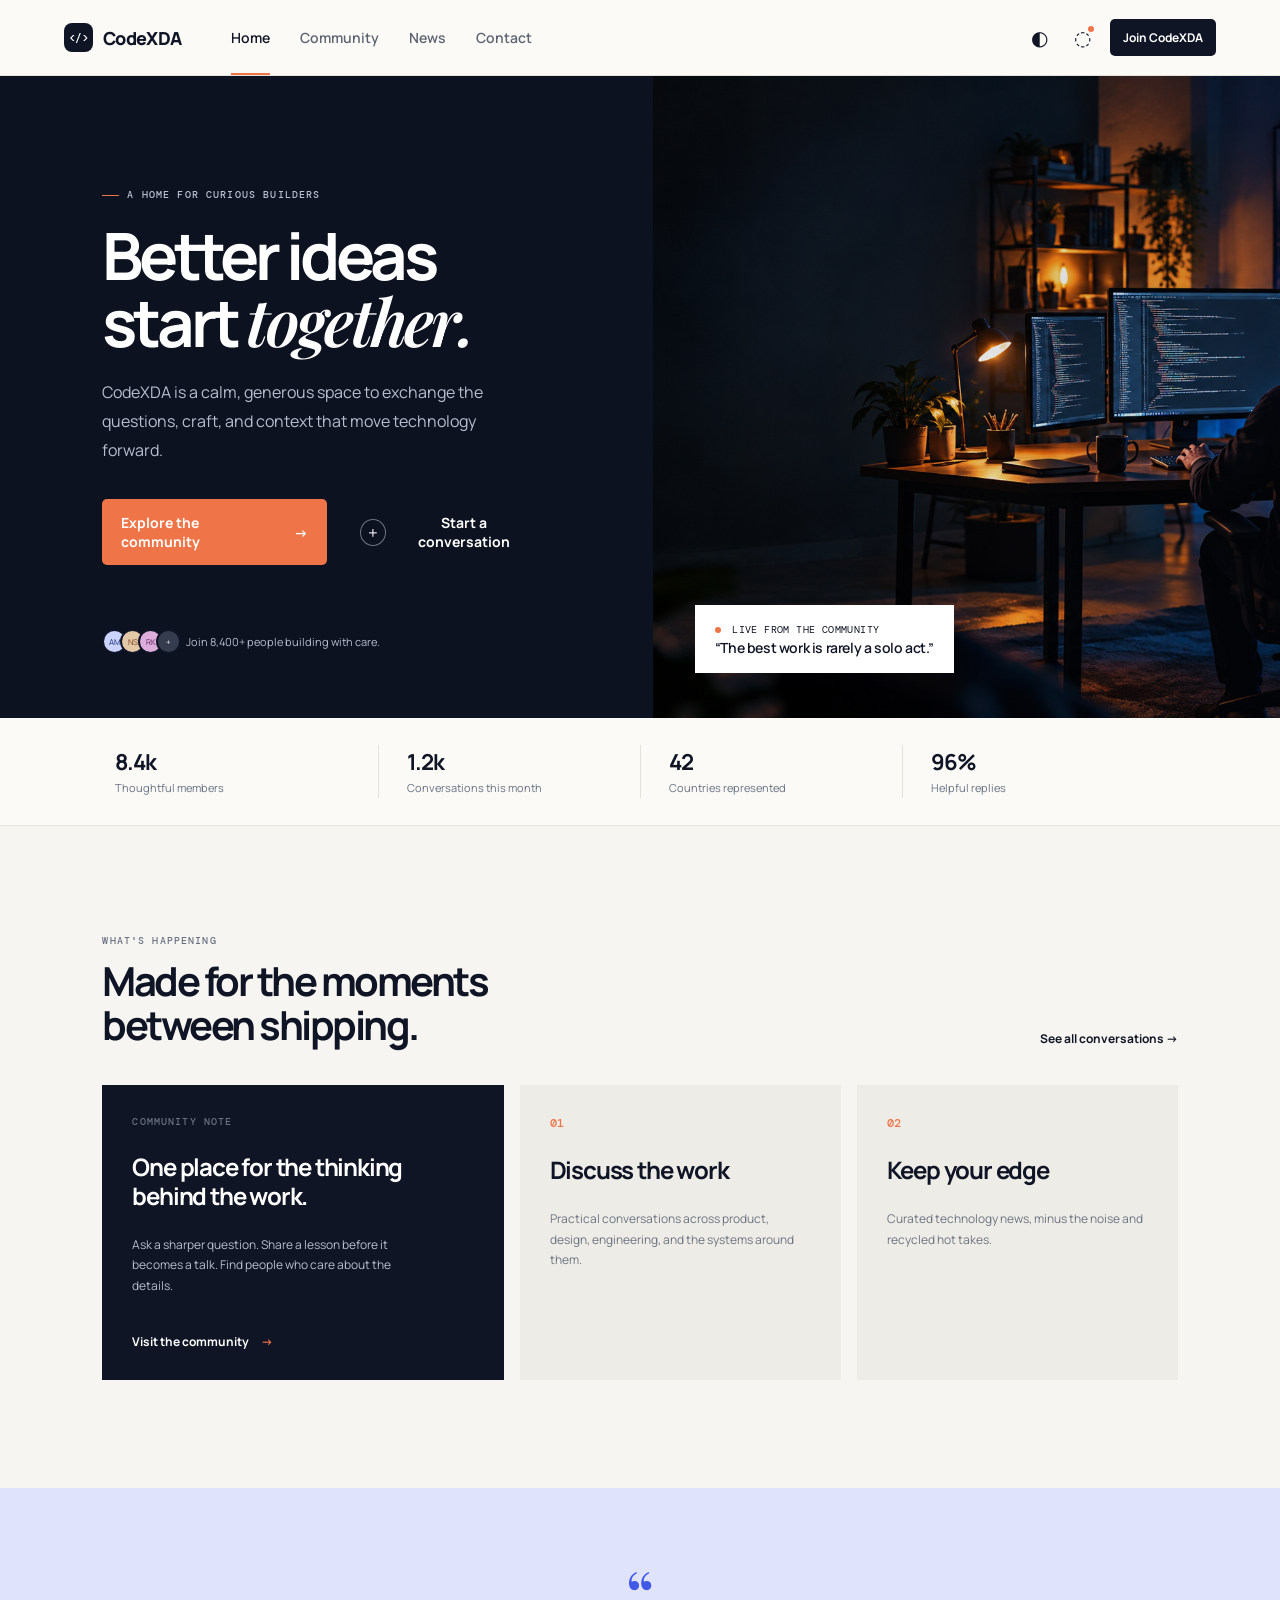
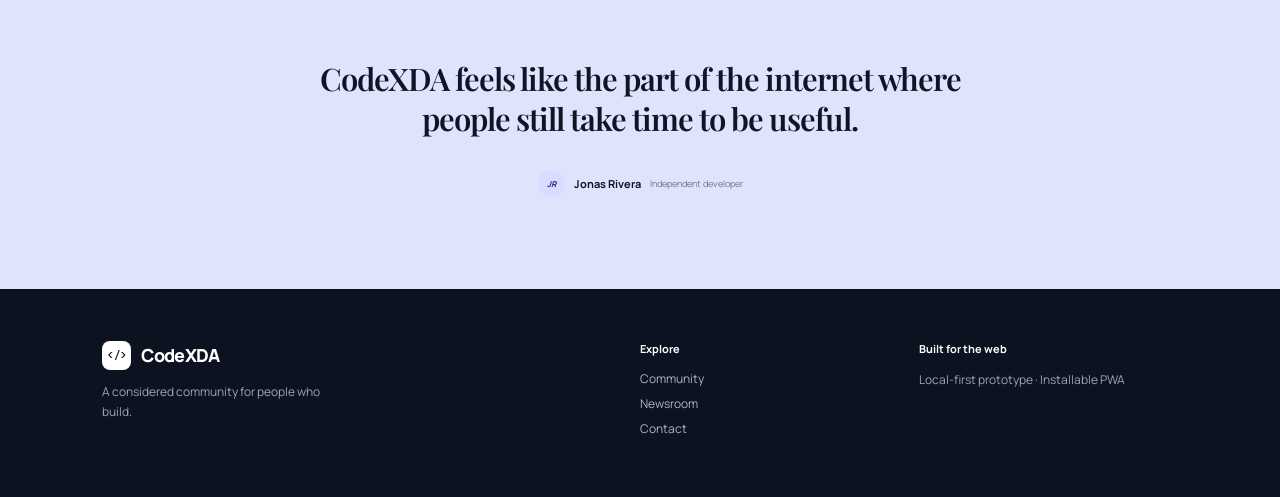
<file: index.html>
<!doctype html>
<html lang="en">
<head>
  <meta charset="utf-8"><meta name="viewport" content="width=device-width,initial-scale=1">
  <meta name="theme-color" content="#0b1020"><meta name="description" content="A thoughtful community for people who build.">
  <title>CodeXDA — Build together</title><link rel="manifest" href="manifest.json"><link rel="stylesheet" href="style.css?v=6">
</head>
<body><div id="app"></div><div id="toast" role="status" aria-live="polite"></div><script src="app.js?v=6"></script></body>
</html>
</file>
<file: style.css>
@import url('https://fonts.googleapis.com/css2?family=DM+Mono:wght@400;500&family=Manrope:wght@400;500;600;700;800&family=Playfair+Display:ital,wght@0,600;0,700;1,600;1,700&display=swap');
.modal-backdrop[hidden]{display:none!important}
.news-list .news-item{grid-template-columns:35px 112px 1fr 22px}.news-thumb{width:112px;height:78px;object-fit:cover;background:#dde2f7;border-radius:2px}
.notifications-panel[hidden]{display:none!important}
.notifications-panel{position:absolute;right:max(5vw,32px);top:66px;width:310px;background:#fff;border:1px solid var(--line);box-shadow:var(--shadow);padding:17px;z-index:30}.notifications-panel>div{display:flex;justify-content:space-between;align-items:center;padding-bottom:11px;border-bottom:1px solid var(--line)}.notifications-panel>div b{font-size:13px}.notifications-panel>div button{background:transparent;font-size:19px;color:var(--muted)}.notifications-panel article{display:flex;gap:10px;padding:13px 0;border-bottom:1px solid var(--line)}.notifications-panel p{margin:0;font-size:11px;line-height:1.5}.notifications-panel small{display:block;color:var(--muted);margin-top:3px}.notifications-panel>a{display:block;padding-top:12px;color:var(--blue);font-size:11px;font-weight:700}
body.dark{--ink:#eef2ff;--paper:#101526;--white:#171d30;--line:#2b3348;--muted:#aeb8c9;--soft:#1b2337;background:#101526;color:#eef2ff}body.dark .topbar,body.dark .stats{background:#101526}body.dark nav a,body.dark .icon-button,body.dark .account{color:#c3cbd9}body.dark .topbar{border-color:#2b3348}body.dark .feature-card,body.dark .page-intro,body.dark .composer-compact,body.dark .post,body.dark .people-card,body.dark .contact-form,body.dark .modal,body.dark .notifications-panel{background:#171d30;border-color:#2b3348}body.dark .feature-card.dark,body.dark .news-intro{background:#090d18}body.dark .feature-card p,body.dark .post-body,body.dark .reply p,body.dark .news-item p,body.dark .contact-copy>p,body.dark .page-intro p{color:#aeb8c9}body.dark .side-callout{background:#392a29;color:#f4ddd4}body.dark input,body.dark textarea,body.dark select{background:#101526;border-color:#34405a;color:#eef2ff}body.dark .topic-filter{color:#c3cbd9}body.dark .topic-filter.selected{background:#28315d;color:#dce0ff}body.dark .news-wrap{background:#101526}body.dark .news-item{border-color:#2b3348}body.dark .quote{background:#253059}body.dark .notifications-panel{color:#eef2ff}
:root{--ink:#101526;--paper:#f7f5f1;--white:#fff;--line:#e5e2dc;--muted:#677082;--blue:#4259e8;--orange:#ef7548;--soft:#eeebe5;--shadow:0 14px 40px #13192a0d}*{box-sizing:border-box}body{margin:0;background:var(--paper);color:var(--ink);font-family:Manrope,Arial,sans-serif;font-size:14px}a{color:inherit;text-decoration:none}button,input,textarea,select{font:inherit}button{cursor:pointer;border:0}.topbar{height:76px;display:flex;align-items:center;gap:50px;padding:0 max(5vw,32px);border-bottom:1px solid var(--line);background:#fbfaf7;position:sticky;top:0;z-index:10}.brand{display:flex;align-items:center;gap:10px;font-weight:800;font-size:18px;letter-spacing:-.7px}.brand-mark{background:var(--ink);color:#fff;width:29px;height:29px;display:grid;place-items:center;border-radius:8px;font:500 11px 'DM Mono'}nav{display:flex;gap:30px;flex:1}nav a{color:#5c6471;font-weight:600}nav a.active{color:var(--ink);position:relative}nav a.active:after{content:'';height:2px;background:var(--orange);position:absolute;inset:auto 0 -28px}.top-actions{display:flex;align-items:center;gap:12px}.icon-button,.account{background:transparent;color:var(--ink);display:grid;place-items:center}.icon-button{font-size:20px;width:31px;height:31px;position:relative}.notification i{width:6px;height:6px;border-radius:99px;background:var(--orange);position:absolute;top:4px;right:4px}.account{display:flex;gap:8px;font-weight:700}.avatar{width:40px;height:40px;min-width:40px;border-radius:50%;display:inline-grid;place-items:center;background:#d9dcff;color:#263397;font-size:11px;font-weight:800}.avatar.small{width:30px;height:30px;min-width:30px;font-size:9px}.avatar.muted{background:#e6ddd0;color:#806137}.button{background:var(--ink);color:#fff;padding:14px 19px;border-radius:5px;font-weight:700;display:inline-flex;align-items:center;gap:21px;transition:.2s}.button:hover{background:var(--blue);transform:translateY(-1px)}.small-button{padding:10px 13px;font-size:12px}.eyebrow,.topic-label{font:500 10px 'DM Mono';letter-spacing:1.15px;color:#697181}.eyebrow span{display:inline-block;width:17px;height:1px;background:var(--orange);vertical-align:middle;margin-right:8px}.hero{min-height:630px;display:grid;grid-template-columns:51% 49%;overflow:hidden;background:#0d1221;color:#fff}.hero-copy{padding:112px 9vw 64px max(8vw,60px);position:relative;z-index:1}.hero .eyebrow{color:#b9c0d0}.hero h1,.page-intro h1,.contact-copy h1{font-size:clamp(48px,5.1vw,76px);letter-spacing:-4px;line-height:.98;margin:23px 0 23px;font-weight:700}.hero h1 em,.page-intro em,.contact-copy em{font-family:'Playfair Display';font-weight:600;letter-spacing:-3px}.hero-copy>p{font-size:16px;line-height:1.8;color:#b7becd;max-width:480px}.hero-actions{margin-top:35px;display:flex;align-items:center;gap:27px}.hero .button{background:var(--orange)}.play{background:none;color:#fff;font-weight:700;display:flex;align-items:center;gap:11px}.play b{border:1px solid #6d7382;width:27px;height:27px;border-radius:50%;display:grid;place-items:center;font-size:17px;font-weight:400}.hero-proof{display:flex;align-items:center;gap:12px;margin-top:64px;color:#b7becd;font-size:11px}.faces{display:flex}.faces i{font-style:normal;font-size:8px;display:grid;place-items:center;width:25px;height:25px;background:#cad4ff;color:#1d2c75;border:2px solid var(--ink);border-radius:50%;margin-right:-7px}.faces i:nth-child(2){background:#e4c9a8;color:#7c461c}.faces i:nth-child(3){background:#ddaedc;color:#63265e}.faces i:last-child{background:#353c4d;color:#fff}.hero-image{background:linear-gradient(90deg,#0d122100,#0d122133),url('assets/developer-studio.png') center/cover no-repeat;position:relative}.image-card{position:absolute;bottom:45px;left:42px;background:#fff;color:var(--ink);padding:16px 20px;font:10px 'DM Mono';line-height:1.7;letter-spacing:.4px;box-shadow:var(--shadow)}.image-card b{display:block;font:600 14px Manrope;letter-spacing:-.4px}.live-dot{width:6px;height:6px;display:inline-block;border-radius:50%;background:var(--orange);margin-right:5px}.stats{display:grid;grid-template-columns:repeat(4,1fr);padding:27px 9vw;border-bottom:1px solid var(--line);background:#fbfaf7}.stats div{padding:2px 28px;border-left:1px solid var(--line)}.stats div:first-child{border:0;padding-left:0}.stats b{display:block;font-size:22px;letter-spacing:-1px}.stats span{font-size:11px;color:var(--muted)}.section{padding:108px max(8vw,50px)}.section-heading{display:flex;justify-content:space-between;align-items:end;margin-bottom:38px}.section h2{font-size:40px;letter-spacing:-2.5px;line-height:1.1;margin:12px 0 0}.arrow-link{font-weight:700;font-size:12px}.feature-grid{display:grid;grid-template-columns:1.25fr 1fr 1fr;gap:16px}.feature-card{min-height:295px;padding:30px;background:#eeece7;display:flex;flex-direction:column}.feature-card.dark{background:var(--ink);color:#fff}.feature-card h3{font-size:24px;letter-spacing:-1.2px;line-height:1.2;margin:25px 0 12px;max-width:310px}.feature-card p{font-size:12px;line-height:1.7;color:#6c7380;max-width:260px}.feature-card.dark p{color:#b7bfcc}.feature-card a{margin-top:auto;font-size:12px;font-weight:700}.feature-card a b{color:var(--orange);margin-left:10px}.number{font:500 12px 'DM Mono';color:var(--orange)}.quote{background:#dfe3fb;padding:92px 24%;text-align:center}.quote>span{color:var(--blue);font:72px 'Playfair Display';line-height:.4}.quote>p{font:600 31px/1.28 'Playfair Display';letter-spacing:-1px}.quote div{display:flex;align-items:center;justify-content:center;gap:9px;font-size:11px}.quote small{color:#73798a}.quote .avatar{width:27px;height:27px;min-width:27px;font-size:8px}footer{background:#0d1221;color:#fff;padding:52px max(8vw,50px);display:grid;grid-template-columns:2fr 1fr 1fr;gap:20px}footer .brand-mark{background:#fff;color:var(--ink)}footer p{font-size:12px;line-height:1.7;color:#9ca5b6;max-width:225px}footer strong{display:block;font-size:11px;margin-bottom:14px}footer>div>a:not(.brand){display:block;color:#aeb6c5;font-size:12px;margin:8px 0}.text-button{color:var(--blue);background:transparent;font-size:12px;font-weight:700;padding:0}.page-intro{padding:87px max(8vw,50px) 72px;background:#ece9e2}.page-intro h1{font-size:62px;margin-bottom:18px}.page-intro p{max-width:440px;line-height:1.7;color:#687081;font-size:15px}.community-intro{display:flex;justify-content:space-between;align-items:center;background:#e8e7f7}.community-art{height:195px;width:350px;position:relative;background:var(--blue);color:#fff;display:grid;place-items:center;overflow:hidden}.community-art span{font:500 48px 'DM Mono';z-index:1}.community-art i{position:absolute;width:150px;height:150px;border:1px solid #8797ff;border-radius:50%}.community-art i:nth-of-type(1){left:-66px;top:-65px}.community-art i:nth-of-type(2){right:-35px;bottom:-80px}.community-art i:nth-of-type(3){width:270px;height:270px}.community-layout{display:grid;grid-template-columns:205px minmax(400px,650px) 220px;gap:32px;max-width:1160px;margin:0 auto;padding:46px 26px 85px}.new-post{width:100%;justify-content:center;padding:13px;font-size:12px}.side-nav{margin-top:31px}.side-nav>b{font-size:11px}.topic-filter{display:flex;width:100%;justify-content:space-between;padding:11px 9px;margin-top:2px;background:transparent;color:#6b7380;text-align:left;font-size:12px}.topic-filter.selected{background:#e6e5f8;color:#303eb1;font-weight:800}.topic-filter span{font:10px 'DM Mono';color:#8c93a0}.side-callout{margin-top:40px;padding:19px;background:#f0d8c9}.side-callout b{font:700 15px/1.3 'Playfair Display'}.side-callout p{font-size:11px;line-height:1.5;color:#685b56}.feed-toolbar{display:flex;justify-content:space-between;align-items:center;margin-bottom:17px}.feed-toolbar b{font-size:13px}.sort{background:transparent;color:var(--muted);font-size:11px}.composer-compact{width:100%;border:1px solid var(--line);background:#fff;padding:12px;display:flex;align-items:center;gap:12px;text-align:left;color:#7b8290;font-size:12px;margin-bottom:16px}.composer-compact b{margin-left:auto;font-size:20px;color:var(--blue)}.post{background:#fff;border:1px solid #e5e5e5;margin-bottom:15px;padding:24px 25px}.post-head{display:flex;align-items:center;gap:10px}.post-head div{display:flex;flex-direction:column;gap:2px;font-size:12px}.post-head small{font-size:10px;color:var(--muted)}.post-topic{margin-left:auto;font:10px 'DM Mono';color:#6169b7;background:#eff0ff;padding:5px 8px}.post h3{margin:19px 0 9px;font-size:18px;letter-spacing:-.6px}.post-body{font-size:12px;line-height:1.75;color:#576170;margin:0}.post-actions{display:flex;gap:14px;margin-top:18px;border-top:1px solid #efefef;padding-top:13px}.reaction{background:transparent;color:#687181;font-size:11px;padding:0}.reaction.liked{color:#dd5945}.reaction.share{margin-left:auto}.replies{margin-top:16px}.reply{display:flex;gap:9px;border-top:1px solid #f0efec;padding:13px 0 0;margin-top:10px}.reply>div{font-size:11px}.reply small{color:#8d94a0;margin-left:7px;font-size:9px}.reply p{color:#5f6877;line-height:1.55;margin:5px 0}.reply-form{display:flex;gap:9px;border-top:1px solid #f0efec;margin-top:12px;padding-top:13px}.reply-form input{border:1px solid var(--line);padding:8px 10px;min-width:0;flex:1}.reply-form button{background:var(--blue);color:#fff;width:32px}.rail-card{background:var(--ink);color:#fff;padding:22px}.rail-card h3{font:600 20px/1.25 'Playfair Display';margin:20px 0 10px}.rail-card p{font-size:11px;line-height:1.65;color:#b8c0d1}.rail-card a{font-size:11px;font-weight:700;color:#fff}.people-card{background:#fff;border:1px solid var(--line);margin-top:15px;padding:17px}.people-card>b{font-size:12px}.people-card>div{display:flex;align-items:center;gap:8px;margin-top:15px}.people-card p{margin:0;flex:1;font-size:10px}.people-card small{display:block;color:#777}.people-card button{font-size:10px;color:var(--blue);background:transparent}.news-intro{background:var(--ink);color:#fff}.news-intro .eyebrow,.news-intro p{color:#b8c0d0}.news-wrap{max-width:1040px;margin:auto;padding:70px 26px 90px;display:grid;grid-template-columns:310px 1fr;gap:62px}.news-feature h2{font-size:29px;letter-spacing:-1.5px;line-height:1.15}.news-feature p{font-size:12px;line-height:1.65;color:var(--muted)}.news-stats{border-top:1px solid var(--line);margin-top:28px;padding-top:13px;font-size:10px}.news-stats b{display:block}.news-stats i{display:inline-block;width:6px;height:6px;background:#5ecf91;border-radius:50%}.news-stats span{color:var(--muted)}.news-item{display:grid;grid-template-columns:35px 1fr 22px;gap:14px;border-top:1px solid var(--line);padding:18px 0}.news-item>span{font:10px 'DM Mono';color:#9499a4;padding-top:5px}.news-item small{font:9px 'DM Mono';color:#7f8795}.news-item h3{font-size:17px;line-height:1.3;letter-spacing:-.6px;margin:7px 0}.news-item p{font-size:11px;line-height:1.6;color:var(--muted);margin:0}.news-go{color:var(--blue);font-size:20px}.loading,.news-empty{padding:25px;background:#fff;color:var(--muted);font-size:12px}.loading span{display:inline-block;width:10px;height:10px;border:2px solid #c6c9d9;border-top-color:var(--blue);border-radius:50%;animation:spin 1s linear infinite;margin-right:8px}@keyframes spin{to{transform:rotate(360deg)}}.contact-layout{max-width:1050px;margin:auto;padding:88px 26px;display:grid;grid-template-columns:1fr 430px;gap:100px}.contact-copy h1{font-size:56px;margin:13px 0 22px}.contact-copy>p{font-size:14px;line-height:1.8;color:var(--muted);max-width:395px}.contact-detail{margin-top:32px}.contact-detail b,.contact-detail span,.contact-detail a{display:block;font-size:12px}.contact-detail b{margin-bottom:5px}.contact-detail span{color:var(--muted)}.contact-detail a{color:var(--blue);font-weight:700}.contact-form{background:#fff;padding:35px;box-shadow:var(--shadow);position:relative}.form-mark{position:absolute;right:30px;top:28px;color:var(--orange);font-size:20px}.contact-form h2{font-size:25px;letter-spacing:-1px;margin:0}.contact-form>p{font-size:12px;color:var(--muted);margin:7px 0 26px}label{display:block;font-size:11px;font-weight:700;margin:13px 0}input,select,textarea{width:100%;border:1px solid #dfdeda;background:#fdfdfc;padding:10px;margin-top:7px;border-radius:0;outline:none}input:focus,textarea:focus,select:focus{border-color:var(--blue)}textarea{height:94px;resize:vertical}.contact-form .button{width:100%;justify-content:space-between;margin-top:10px}.modal-backdrop{position:fixed;inset:0;background:#0e1426aa;z-index:20;display:grid;place-items:center;padding:20px}.modal{width:min(100%,440px);background:#fff;padding:34px;position:relative;box-shadow:var(--shadow)}.modal h2{font-size:27px;letter-spacing:-1.3px;margin:14px 0 8px}.modal>p{font-size:12px;line-height:1.65;color:var(--muted)}.modal .button{width:100%;justify-content:space-between;margin-top:10px}.close{position:absolute;right:15px;top:12px;background:transparent;font-size:25px;color:#777}.tabs{display:flex;border-bottom:1px solid var(--line);gap:22px;margin:24px 0 19px}.tab{background:transparent;padding:0 0 10px;font-size:11px;font-weight:700;color:#818897}.tab.active{color:var(--ink);border-bottom:2px solid var(--orange)}.post-modal{width:min(100%,520px)}#toast{position:fixed;bottom:25px;left:50%;transform:translate(-50%,80px);background:var(--ink);color:#fff;padding:12px 17px;font-size:12px;z-index:50;box-shadow:var(--shadow);opacity:0;transition:.25s}.show{opacity:1!important;transform:translate(-50%,0)!important}@media(max-width:850px){.topbar{gap:18px;padding:0 20px}.topbar nav{gap:15px}.topbar nav a{font-size:12px}.hero{grid-template-columns:1fr}.hero-copy{padding:80px 10vw}.hero-image{height:300px}.stats{grid-template-columns:repeat(2,1fr);gap:18px}.feature-grid,.contact-layout{grid-template-columns:1fr}.community-layout{grid-template-columns:1fr}.right-rail{display:none}.community-intro{display:block}.community-art{margin-top:35px;width:100%}.news-wrap{grid-template-columns:1fr;gap:30px}.contact-layout{gap:45px}.contact-copy h1{font-size:47px}}@media(max-width:560px){.topbar nav{display:none}.topbar{justify-content:space-between}.hero h1,.page-intro h1{font-size:48px;letter-spacing:-2.5px}.hero-actions{align-items:flex-start;flex-direction:column}.section,.page-intro{padding:65px 25px}.section-heading{display:block}.section-heading .arrow-link{display:inline-block;margin-top:20px}.quote{padding:70px 25px}.quote>p{font-size:25px}.stats{padding:25px}.stats div:nth-child(3){border-left:0;padding-left:0}footer{grid-template-columns:1fr;gap:28px}.community-layout{padding:32px 16px}.community-layout>aside:first-child{display:none}.post{padding:20px 16px}.contact-layout{padding:55px 22px}.contact-form{padding:25px}.news-wrap{padding:45px 21px}.page-intro h1{font-size:45px}.community-art{height:140px}}
</file>
